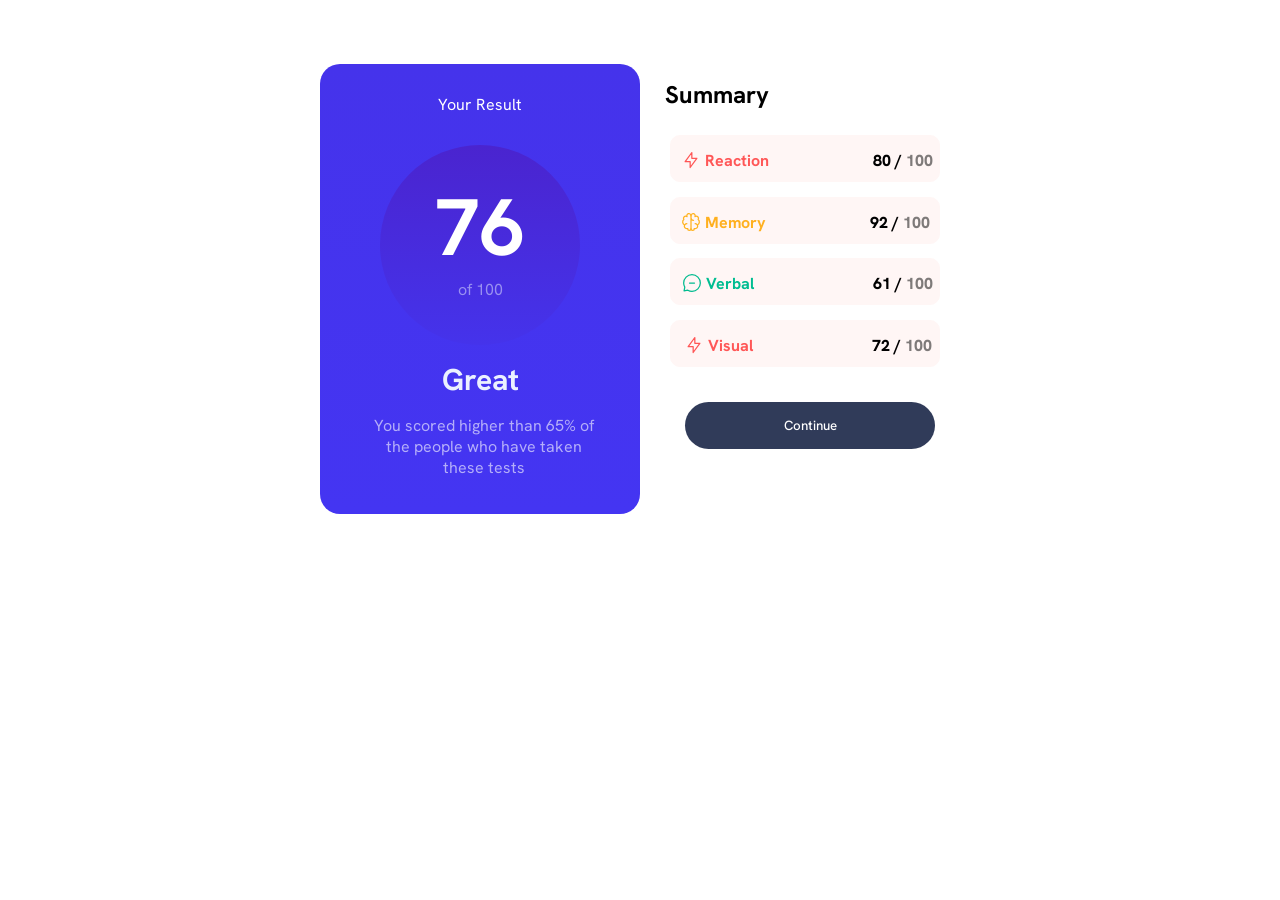
<file: index.html>
<!DOCTYPE html>

<html lang="en">

<head>
    <meta charset="UTF-8">
    <meta http-equiv="X-UA-Compatible" content="IE=edge">
    <meta name="viewport" content="width=device-width, initial-scale=1.0">
    <title>Results Summary</title>
    <link rel="stylesheet" href="style.css">
    <meta name="description" content="This Is My Submition One Of Frontend Mentor Challenges (Results Summary)" />
</head>

<body>
    <main>
        <div class="main-left">
            <p class="ur">Your Result</p>
            <div class="circle">
                <div class="f76">76</div>
                <div class="of-100">of 100</div>
            </div>
            <div class="great-div">
                <p class="great">Great</p>
                <p class="sentence-great">
                    You scored higher than 65% of the people who
                    have taken these tests
                </p>
            </div>

            <div class="main-right">
                <h2 class="summary">Summary</h2>

                <div class="reaction-div">
                    <img class="reaction-img"
                        src="results-summary-component-main/results-summary-component-main/assets/images/icon-reaction.svg"
                        alt="reaction speed's icon">
                    <p class="reaction">
                        Reaction
                    </p>
                    <p class="f80">80 /
                    <p class="f100"> 100</p>
                    </p>
                </div>
                <div class="memory-div">
                    <img class="memory-img"
                        src="results-summary-component-main/results-summary-component-main/assets/images/icon-memory.svg"
                        alt="memory icon">
                    <p class="memory">
                        Memory
                    </p>
                    <p class="f92">92 /
                    <p class="f100"> 100</p>
                    </p>
                </div>
            </div>
            <div class="verbal-div">
                <img class="verbal-img"
                    src="results-summary-component-main/results-summary-component-main/assets/images/icon-verbal.svg"
                    alt="chat icon">
                <p class="verbal">
                    Verbal
                </p>
                <div class="verbal-marks">
                    <p class="f61">61 /
                    <p class="f100"> 100</p>
                    </p>
                </div>
            </div>
            <div class="visual-div">
                <img class="visual-img"
                    src="results-summary-component-main/results-summary-component-main/assets/images/icon-reaction.svg"
                    alt="speed icon">
                <p class="visual">
                    Visual
                </p>
                <div class="visual-marks">
                    <p class="f72">72 /
                    <p class="f100"> 100</p>
                    </p>
                </div>
            </div>
            <div class="continue">
                <button class="submit">Continue</button>
            </div>
        </div>
        </div>
    </main>
</body>

</html>
</file>
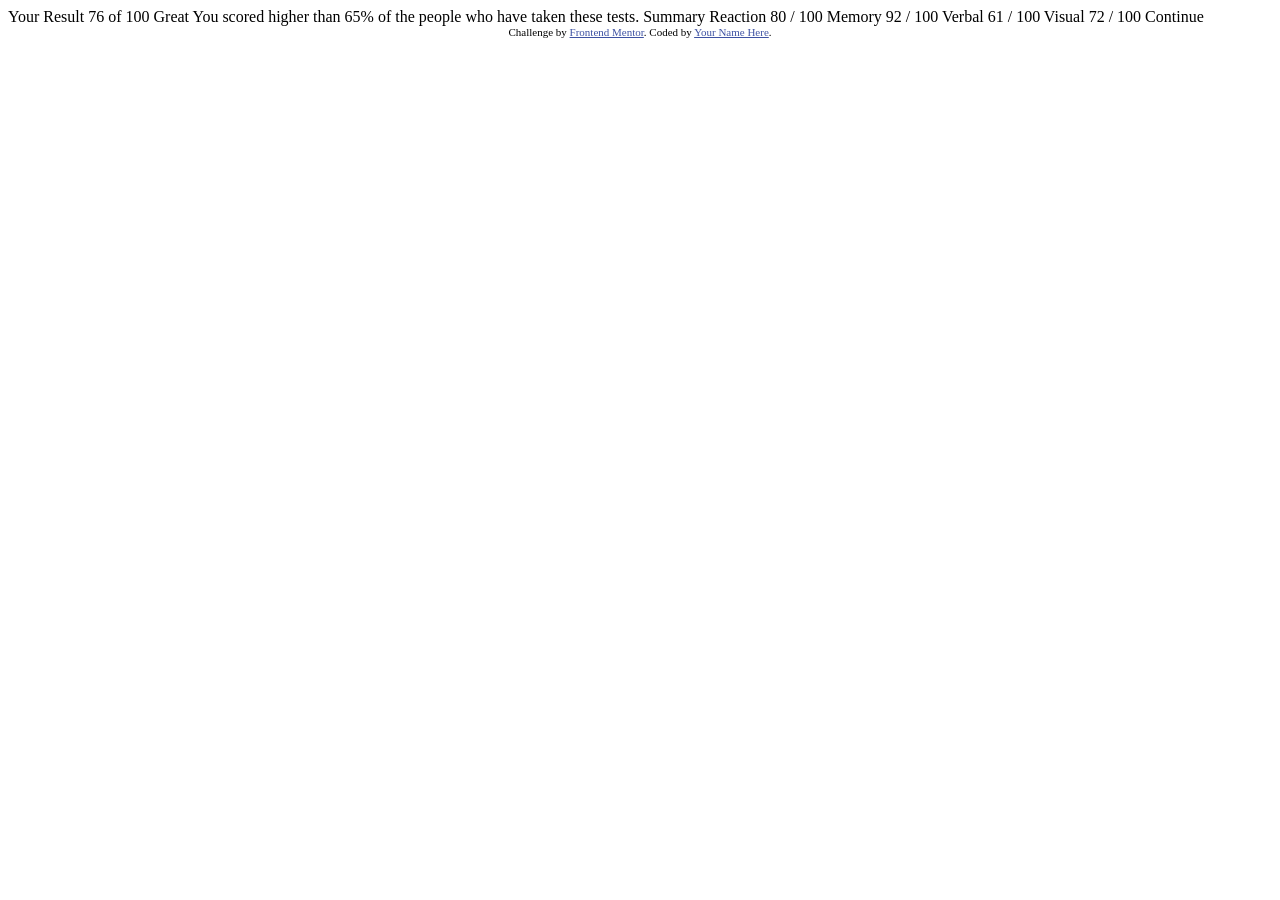
<file: results-summary-component-main/results-summary-component-main/index.html>
<!DOCTYPE html>
<html lang="en">
<head>
  <meta charset="UTF-8">
  <meta name="viewport" content="width=device-width, initial-scale=1.0"> <!-- displays site properly based on user's device -->

  <link rel="icon" type="image/png" sizes="32x32" href="./assets/images/favicon-32x32.png">
  
  <title>Frontend Mentor | Results summary component</title>

  <!-- Feel free to remove these styles or customise in your own stylesheet 👍 -->
  <style>
    .attribution { font-size: 11px; text-align: center; }
    .attribution a { color: hsl(228, 45%, 44%); }
  </style>
</head>
<body>

  Your Result
  76
  of 100

  Great
  You scored higher than 65% of the people who have taken these tests.
  
  Summary

  Reaction
  80 / 100

  Memory
  92 / 100

  Verbal
  61 / 100

  Visual
  72 / 100

  Continue
  
  <div class="attribution">
    Challenge by <a href="https://www.frontendmentor.io?ref=challenge" target="_blank">Frontend Mentor</a>. 
    Coded by <a href="#">Your Name Here</a>.
  </div>
</body>
</html>
</file>
<file: style.css>
@font-face {
    font-family: Hanken;
    src: url(results-summary-component-main/results-summary-component-main/assets/fonts/HankenGrotesk-VariableFont_wght.ttf);
}

* {
    margin: 0;
    padding: 0;
    box-sizing: border-box;
    font-family: Hanken;
}

.main {
    box-shadow: 0 0 10 rgba(241,242,254,255) ;
}

.main-left {
    background-image: linear-gradient(rgba(69,51,235,255),
    rgba(68,53,242,255));
    text-align: center;
    height: 450px;
    width: 320px;
    border-radius: 20px;
    position: absolute;
    left: 20em;
    top: 4em;
}

.ur {
    padding: 30px 0;
    color: white;
}

.circle {
    height: 200px;
    width: 200px;
    border-radius: 50%;
    background-image:
     linear-gradient(rgba(74,36,207,255),
      rgba(69,51,235,255));
    position: relative;
    left: 60px;
}

.f76,
.of-100 {
    position: relative;
    top: 30px;
    color: white;
}

.f76 {
    font-size: 5em;
    font-weight: 700;
}

.of-100 {
    opacity: .5;
    color: hsl(221, 100%, 96%);
    font-weight: 400;
}

.great {
    color: hsl(221, 100%, 96%);
    position: relative;
    font-weight: 700;
    font-size: 30px;
    line-height: 70px;
}

.sentence-great {
    width: 25ch;
    color: white;
    opacity: .6;
    font-weight: 400;
    position: relative;
    left: 16%;
}

.main-right {
    text-align: left;
    height: 450px;
    width: 340px;
    background-color: white;
    border-radius: 20px;
    position: absolute;
    left: 20em;
    top: 0em;
}

.summary {
    position: relative;
    left: 25px;
    top: 15px;
}

/* Reaction */

.reaction-img {
    display: inline;
    top: 45px;
    position: relative;
}

.reaction {
    display: inline;
    font-weight: 700;
}

.reaction-img {
    position: relative;
    top: 4px;
}

.f80 {
    display: inline;
    position: relative;
    left: 100px;
    color: black;
    font-weight: 800;
}

.f100 {
    display: inline;
    position: relative;
    left: 100px;
    color: black;
    opacity: .5;
    font-weight: 800;
}

.reaction-div {
    background-color: rgba(255,246,245,255);
    color: hsl(0, 100%, 67%);
    border: 1px solid rgba(255,246,245,255);
    border-radius: 10px;
    width: 270px;
    top: 40px;
    left: 30px;
    position: relative;
    padding: 10px;
    margin: 0 0 15px;
    transition: .5s;
}

/* Memory */

.memory-img {
    display: inline;
    top: 45px;
    position: relative;
}

.memory {
    display: inline;
    font-weight: 700;
    color: hsl(39, 100%, 56%);
}

.memory-img {
    position: relative;
    top: 4px;
}

.f92 {
    display: inline;
    position: relative;
    left: 100px;
    color: black;
    font-weight: 800;
}

.f100 {
    display: inline;
    position: relative;
    left: 100px;
    color: black;
    opacity: .5;
    font-weight: 800;
}

.memory-div {
    background-color: rgba(255,246,245,255);
    color: hsl(0, 100%, 67%);
    border: 1px solid rgba(255,246,245,255);
    border-radius: 10px;
    width: 270px;
    top: 40px;
    left: 30px;
    position: relative;
    padding: 10px;
    margin: 0 0 15px;
    transition: .5s;
}


/* Verbal */

.verbal-img {
    display: inline;
    top: 45px;
    position: relative;
}

.verbal {
    display: inline;
    font-weight: 700;
    color: hsl(166, 100%, 37%);
    position: relative;
    left: -55px;
}

.verbal-img {
    position: relative;
    top: 4px;
    left: -55px;
}

.f61 {
    display: inline;
    position: relative;
    left: 100px;
    color: black;
    font-weight: 800;
}

.f100 {
    display: inline;
    position: relative;
    left: 100px;
    color: black;
    opacity: .5;
    font-weight: 800;
}

.verbal-marks {
    display: inline;
    position: relative;
    left: -40px;
}

.verbal-div {
    background-color: rgba(255,246,245,255);
    color: hsl(0, 100%, 67%);
    border: 1px solid rgba(255,246,245,255);
    border-radius: 10px;
    width: 270px;
    top: -200px;
    left: 350px;
    position: relative;
    padding: 10px 0;
    margin: -20px 0 15px;
    transition: .5s;
}


/* Visual */
.visual-img {
    display: inline;
    top: 45px;
    position: relative;
    left: -55px;
}

.visual {
    display: inline;
    font-weight: 700;
    position: relative;
    left: -55px;
}

.visual-img {
    position: relative;
    top: 4px;
}

.f72 {
    display: inline;
    position: relative;
    left: 100px;
    color: black;
    font-weight: 800;
}

.f100 {
    display: inline;
    position: relative;
    left: 100px;
    color: black;
    opacity: .5;
    font-weight: 800;
}

.visual-marks {
    display: inline;
    position: relative;
    left: -40px;
}

.visual-div {
    background-color: rgba(255,246,245,255);
    color: hsl(0, 100%, 67%);
    border: 1px solid rgba(255,246,245,255);
    border-radius: 10px;
    width: 270px;
    top: -200px;
    left: 350px;
    position: relative;
    padding: 10px;
    margin: 0 0 15px;
    transition: .5s;
}


.reaction-div:hover {
    transform: scale(1.1);
}
.memory-div:hover {
    transform: scale(1.1);
}
.verbal-div:hover {
    transform: scale(1.1);
}
.visual-div:hover {
    transform: scale(1.1);
}

.submit {
    position: relative;
    left: 330px;
    top: -180px;
    background-color: rgba(48,59,89,255);
    color: white;
    font-weight: 500;
    padding: 15px 50px;
    border-radius: 40px;
    border: none;
    width: 250px;
}
</file>
